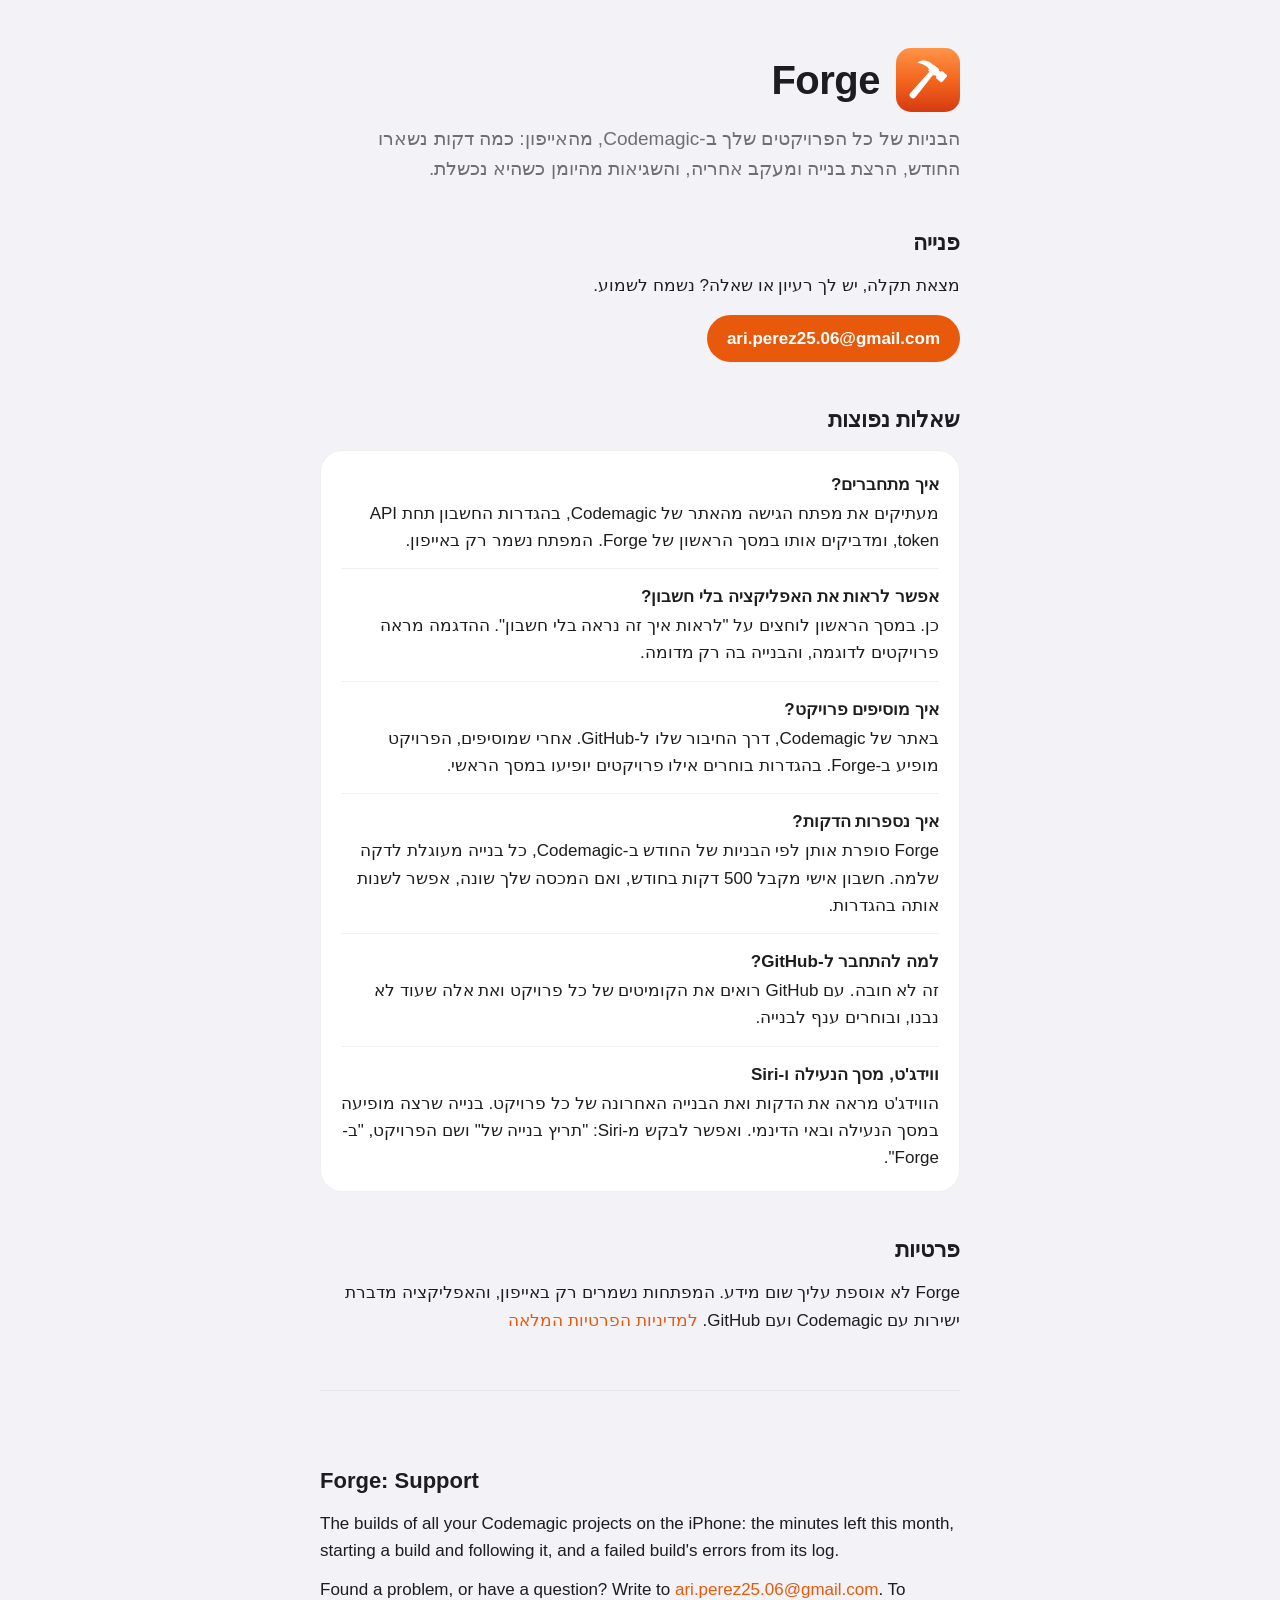
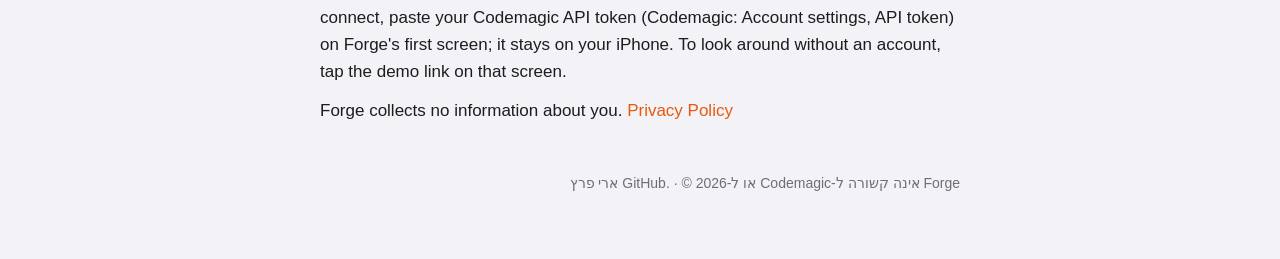
<file: index.html>
<!doctype html>
<html lang="he" dir="rtl">
<head>
  <meta charset="utf-8">
  <meta name="viewport" content="width=device-width, initial-scale=1">
  <title>Forge · תמיכה</title>
  <meta name="description" content="Forge: הבניות של כל הפרויקטים שלך ב-Codemagic, מהאייפון. תמיכה ושאלות נפוצות.">
  <link rel="icon" href="icon.png">
  <link rel="stylesheet" href="style.css">
</head>
<body>
<main>
  <div class="brand"><img src="icon.png" alt=""><h1>Forge</h1></div>
  <p class="lead">הבניות של כל הפרויקטים שלך ב-Codemagic, מהאייפון: כמה דקות נשארו החודש, הרצת בנייה ומעקב אחריה, והשגיאות מהיומן כשהיא נכשלת.</p>

  <h2>פנייה</h2>
  <p>מצאת תקלה, יש לך רעיון או שאלה? נשמח לשמוע.</p>
  <p><a class="mail" href="mailto:ari.perez25.06@gmail.com">ari.perez25.06@gmail.com</a></p>

  <h2>שאלות נפוצות</h2>
  <div class="card">
    <div><strong>איך מתחברים?</strong>מעתיקים את מפתח הגישה מהאתר של Codemagic, בהגדרות החשבון תחת API token, ומדביקים אותו במסך הראשון של Forge. המפתח נשמר רק באייפון.</div>
    <div><strong>אפשר לראות את האפליקציה בלי חשבון?</strong>כן. במסך הראשון לוחצים על "לראות איך זה נראה בלי חשבון". ההדגמה מראה פרויקטים לדוגמה, והבנייה בה רק מדומה.</div>
    <div><strong>איך מוסיפים פרויקט?</strong>באתר של Codemagic, דרך החיבור שלו ל-GitHub. אחרי שמוסיפים, הפרויקט מופיע ב-Forge. בהגדרות בוחרים אילו פרויקטים יופיעו במסך הראשי.</div>
    <div><strong>איך נספרות הדקות?</strong>Forge סופרת אותן לפי הבניות של החודש ב-Codemagic, כל בנייה מעוגלת לדקה שלמה. חשבון אישי מקבל 500 דקות בחודש, ואם המכסה שלך שונה, אפשר לשנות אותה בהגדרות.</div>
    <div><strong>למה להתחבר ל-GitHub?</strong>זה לא חובה. עם GitHub רואים את הקומיטים של כל פרויקט ואת אלה שעוד לא נבנו, ובוחרים ענף לבנייה.</div>
    <div><strong>ווידג'ט, מסך הנעילה ו-Siri</strong>הווידג'ט מראה את הדקות ואת הבנייה האחרונה של כל פרויקט. בנייה שרצה מופיעה במסך הנעילה ובאי הדינמי. ואפשר לבקש מ-Siri: "תריץ בנייה של" ושם הפרויקט, "ב-Forge".</div>
  </div>

  <h2>פרטיות</h2>
  <p>Forge לא אוספת עליך שום מידע. המפתחות נשמרים רק באייפון, והאפליקציה מדברת ישירות עם Codemagic ועם GitHub. <a href="privacy.html">למדיניות הפרטיות המלאה</a></p>

  <section class="english" dir="ltr" lang="en">
    <h2>Forge: Support</h2>
    <p>The builds of all your Codemagic projects on the iPhone: the minutes left this month, starting a build and following it, and a failed build's errors from its log.</p>
    <p>Found a problem, or have a question? Write to <a href="mailto:ari.perez25.06@gmail.com">ari.perez25.06@gmail.com</a>. To connect, paste your Codemagic API token (Codemagic: Account settings, API token) on Forge's first screen; it stays on your iPhone. To look around without an account, tap the demo link on that screen.</p>
    <p>Forge collects no information about you. <a href="privacy.html">Privacy Policy</a></p>
  </section>

  <footer>Forge אינה קשורה ל-Codemagic או ל-GitHub. · © 2026 ארי פרץ</footer>
</main>
</body>
</html>
</file>
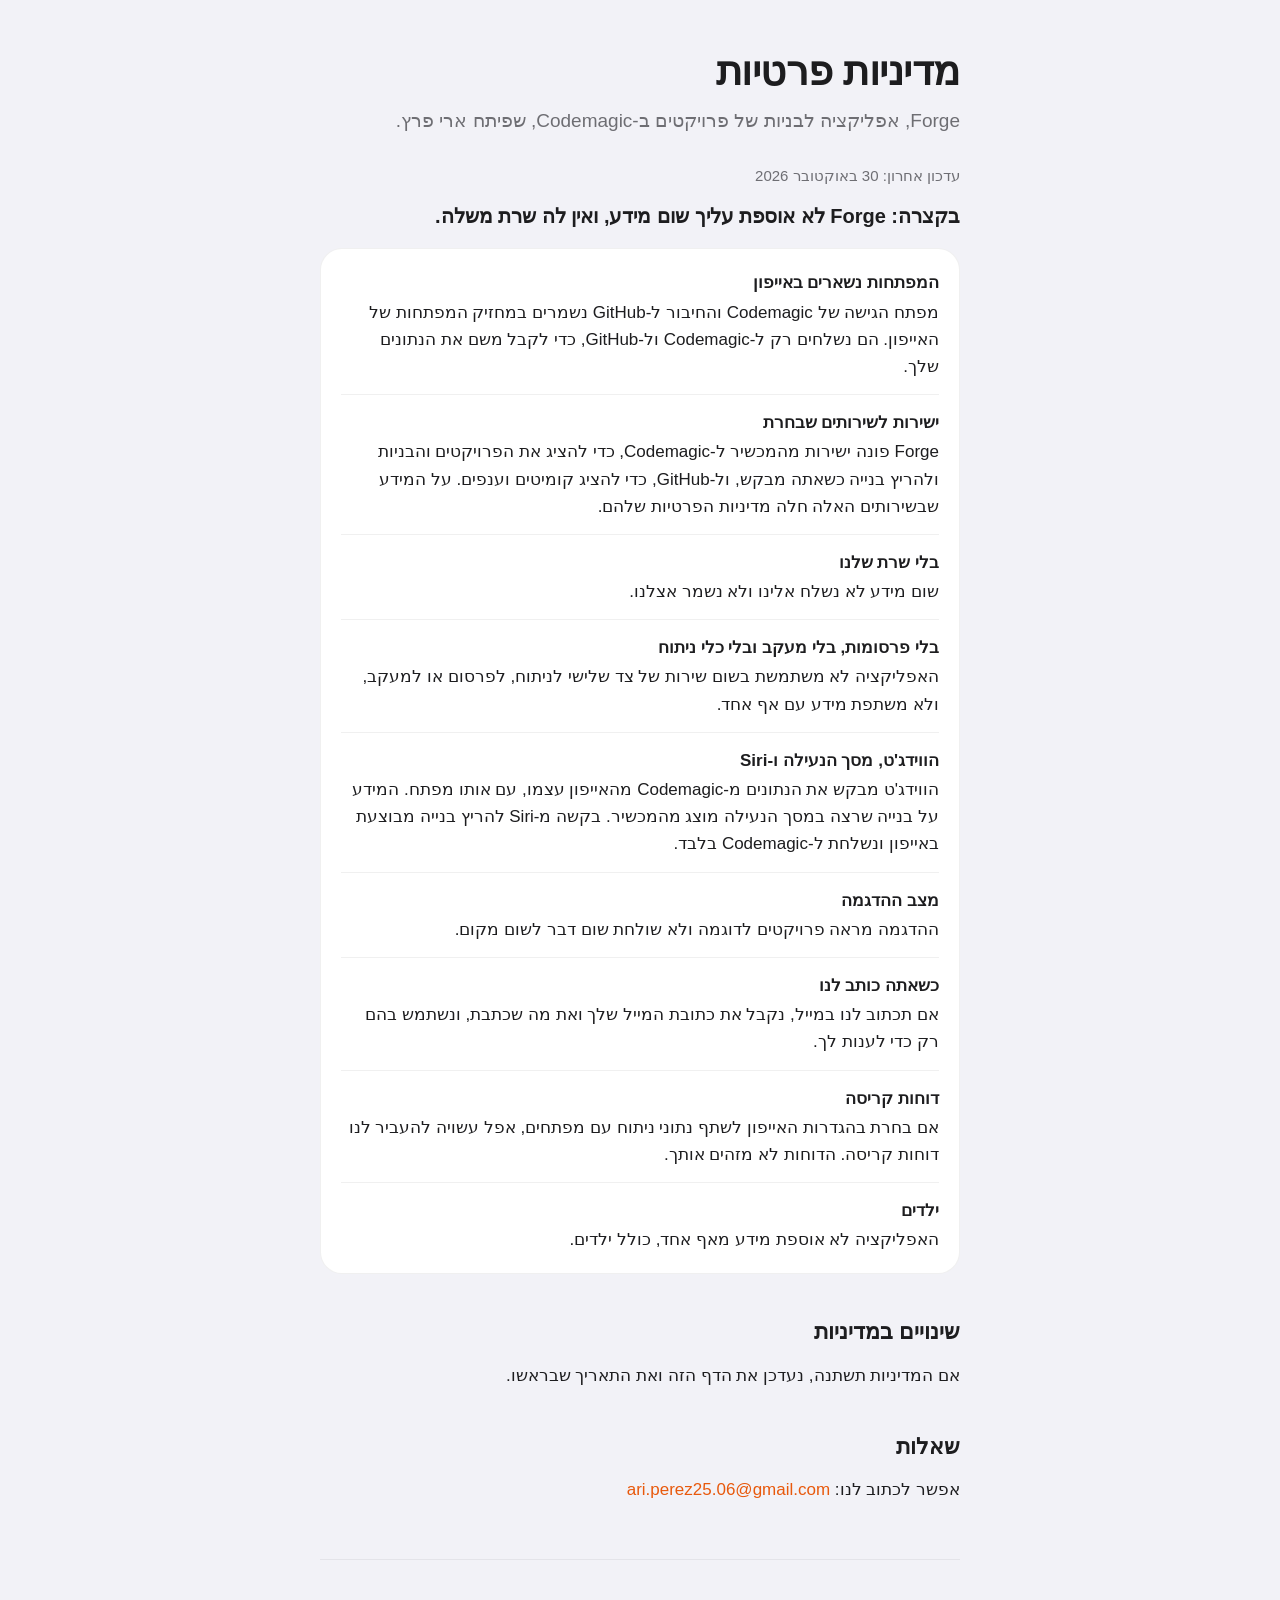
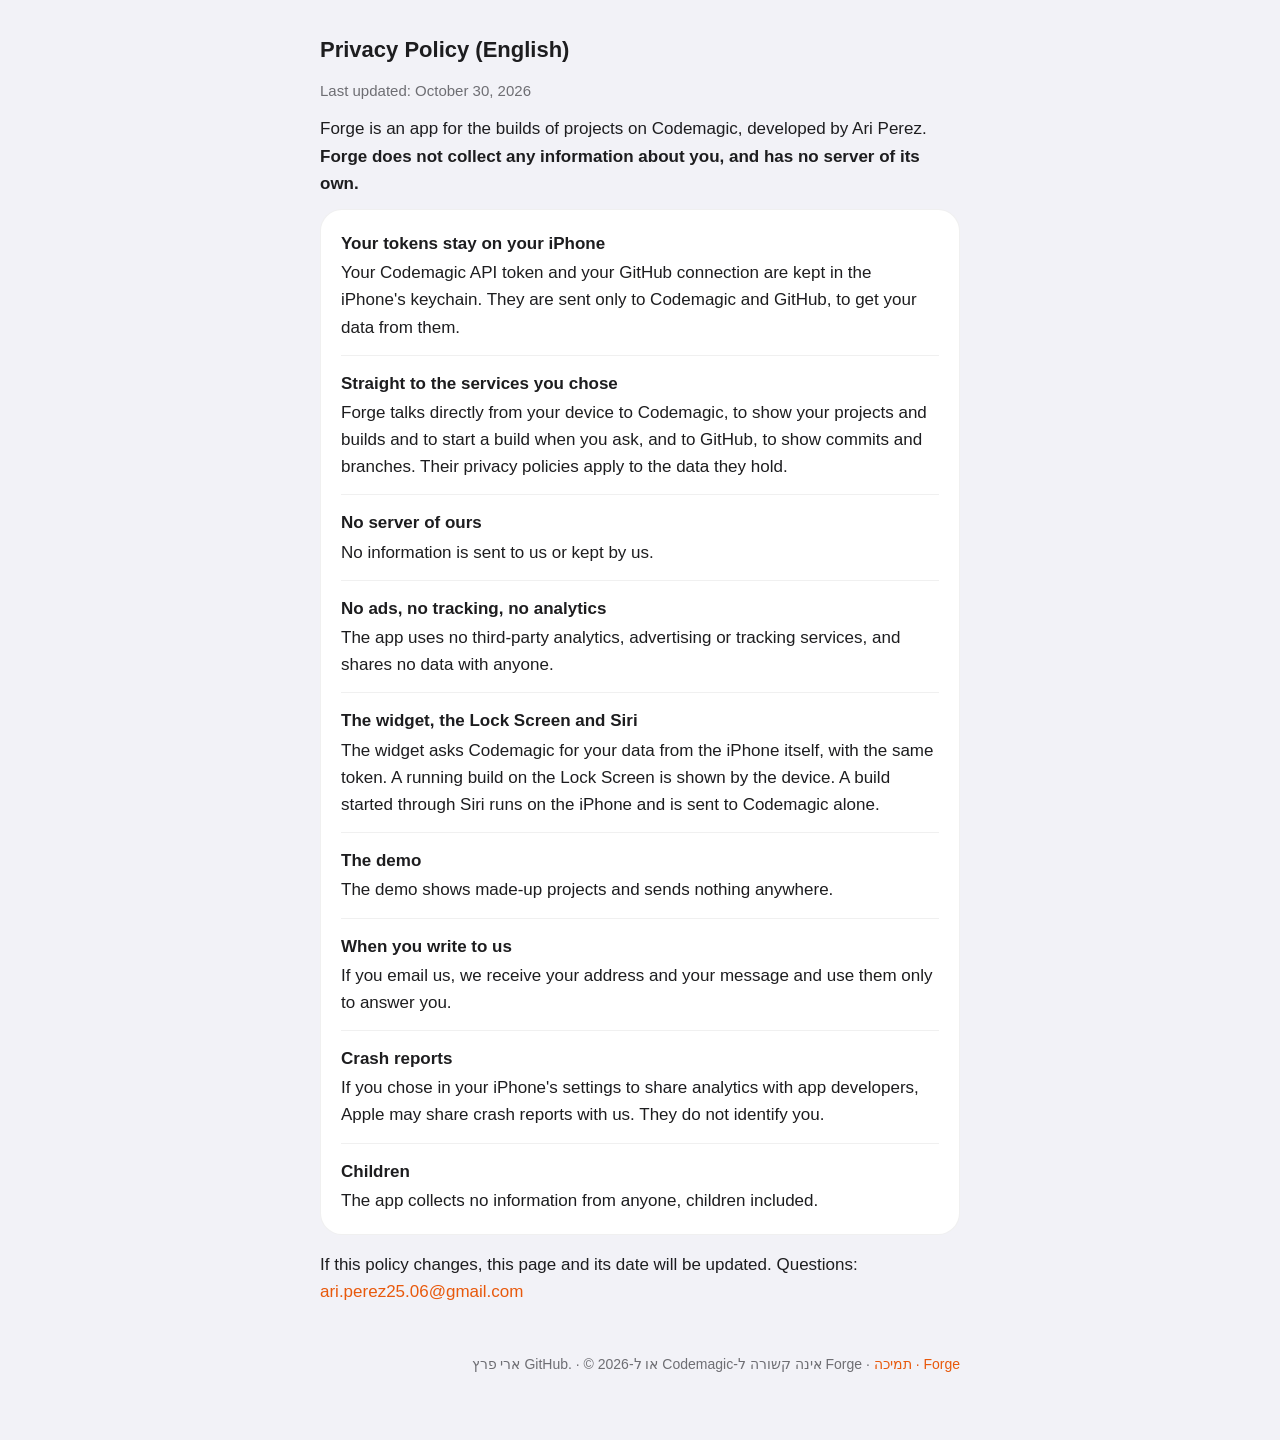
<file: privacy.html>
<!doctype html>
<html lang="he" dir="rtl">
<head>
  <meta charset="utf-8">
  <meta name="viewport" content="width=device-width, initial-scale=1">
  <title>Forge · מדיניות פרטיות</title>
  <meta name="description" content="מדיניות הפרטיות של Forge: האפליקציה לא אוספת שום מידע אישי.">
  <link rel="icon" href="icon.png">
  <link rel="stylesheet" href="style.css">
</head>
<body>
<main>
  <h1>מדיניות פרטיות</h1>
  <p class="lead">Forge, אפליקציה לבניות של פרויקטים ב-Codemagic, שפיתח ארי פרץ.</p>
  <p class="updated">עדכון אחרון: 30 באוקטובר 2026</p>

  <p class="short">בקצרה: Forge לא אוספת עליך שום מידע, ואין לה שרת משלה.</p>

  <div class="card">
    <div><strong>המפתחות נשארים באייפון</strong>מפתח הגישה של Codemagic והחיבור ל-GitHub נשמרים במחזיק המפתחות של האייפון. הם נשלחים רק ל-Codemagic ול-GitHub, כדי לקבל משם את הנתונים שלך.</div>
    <div><strong>ישירות לשירותים שבחרת</strong>Forge פונה ישירות מהמכשיר ל-Codemagic, כדי להציג את הפרויקטים והבניות ולהריץ בנייה כשאתה מבקש, ול-GitHub, כדי להציג קומיטים וענפים. על המידע שבשירותים האלה חלה מדיניות הפרטיות שלהם.</div>
    <div><strong>בלי שרת שלנו</strong>שום מידע לא נשלח אלינו ולא נשמר אצלנו.</div>
    <div><strong>בלי פרסומות, בלי מעקב ובלי כלי ניתוח</strong>האפליקציה לא משתמשת בשום שירות של צד שלישי לניתוח, לפרסום או למעקב, ולא משתפת מידע עם אף אחד.</div>
    <div><strong>הווידג'ט, מסך הנעילה ו-Siri</strong>הווידג'ט מבקש את הנתונים מ-Codemagic מהאייפון עצמו, עם אותו מפתח. המידע על בנייה שרצה במסך הנעילה מוצג מהמכשיר. בקשה מ-Siri להריץ בנייה מבוצעת באייפון ונשלחת ל-Codemagic בלבד.</div>
    <div><strong>מצב ההדגמה</strong>ההדגמה מראה פרויקטים לדוגמה ולא שולחת שום דבר לשום מקום.</div>
    <div><strong>כשאתה כותב לנו</strong>אם תכתוב לנו במייל, נקבל את כתובת המייל שלך ואת מה שכתבת, ונשתמש בהם רק כדי לענות לך.</div>
    <div><strong>דוחות קריסה</strong>אם בחרת בהגדרות האייפון לשתף נתוני ניתוח עם מפתחים, אפל עשויה להעביר לנו דוחות קריסה. הדוחות לא מזהים אותך.</div>
    <div><strong>ילדים</strong>האפליקציה לא אוספת מידע מאף אחד, כולל ילדים.</div>
  </div>

  <h2>שינויים במדיניות</h2>
  <p>אם המדיניות תשתנה, נעדכן את הדף הזה ואת התאריך שבראשו.</p>

  <h2>שאלות</h2>
  <p>אפשר לכתוב לנו: <a href="mailto:ari.perez25.06@gmail.com">ari.perez25.06@gmail.com</a></p>

  <section class="english" dir="ltr" lang="en">
    <h2>Privacy Policy (English)</h2>
    <p class="updated">Last updated: October 30, 2026</p>
    <p>Forge is an app for the builds of projects on Codemagic, developed by Ari Perez. <strong>Forge does not collect any information about you, and has no server of its own.</strong></p>
    <div class="card">
      <div><strong>Your tokens stay on your iPhone</strong>Your Codemagic API token and your GitHub connection are kept in the iPhone's keychain. They are sent only to Codemagic and GitHub, to get your data from them.</div>
      <div><strong>Straight to the services you chose</strong>Forge talks directly from your device to Codemagic, to show your projects and builds and to start a build when you ask, and to GitHub, to show commits and branches. Their privacy policies apply to the data they hold.</div>
      <div><strong>No server of ours</strong>No information is sent to us or kept by us.</div>
      <div><strong>No ads, no tracking, no analytics</strong>The app uses no third-party analytics, advertising or tracking services, and shares no data with anyone.</div>
      <div><strong>The widget, the Lock Screen and Siri</strong>The widget asks Codemagic for your data from the iPhone itself, with the same token. A running build on the Lock Screen is shown by the device. A build started through Siri runs on the iPhone and is sent to Codemagic alone.</div>
      <div><strong>The demo</strong>The demo shows made-up projects and sends nothing anywhere.</div>
      <div><strong>When you write to us</strong>If you email us, we receive your address and your message and use them only to answer you.</div>
      <div><strong>Crash reports</strong>If you chose in your iPhone's settings to share analytics with app developers, Apple may share crash reports with us. They do not identify you.</div>
      <div><strong>Children</strong>The app collects no information from anyone, children included.</div>
    </div>
    <p style="margin-top: 16px">If this policy changes, this page and its date will be updated. Questions: <a href="mailto:ari.perez25.06@gmail.com">ari.perez25.06@gmail.com</a></p>
  </section>

  <footer><a href="./">Forge · תמיכה</a> · Forge אינה קשורה ל-Codemagic או ל-GitHub. · © 2026 ארי פרץ</footer>
</main>
</body>
</html>
</file>
<file: style.css>
/* The pages of Forge: the iPhone's grouped background and cards, and the forge's ember. */
:root {
  --paper: #f2f2f7;
  --ink: #1d1d1f;
  --soft: #6e6e73;
  --accent: #e8590c;
  --card: #ffffff;
  --edge: rgba(0, 0, 0, 0.06);
  color-scheme: light dark;
}
@media (prefers-color-scheme: dark) {
  :root {
    --paper: #000000;
    --ink: #f5f5f7;
    --soft: #a1a1aa;
    --accent: #ff6a1f;
    --card: #1c1c1e;
    --edge: rgba(255, 255, 255, 0.1);
  }
}
* { box-sizing: border-box; }
body {
  margin: 0;
  background: var(--paper);
  color: var(--ink);
  font: 17px/1.6 -apple-system, BlinkMacSystemFont, "Segoe UI", "Arial Hebrew", Arial, sans-serif;
  -webkit-font-smoothing: antialiased;
}
main { max-width: 680px; margin: 0 auto; padding: 48px 20px 64px; }
.brand { display: flex; align-items: center; gap: 16px; margin-bottom: 8px; }
.brand img { width: 64px; height: 64px; border-radius: 15px; }
h1 { font-size: 40px; line-height: 1.15; margin: 0; letter-spacing: -0.5px; }
h2 { font-size: 22px; margin: 40px 0 12px; }
p { margin: 0 0 12px; }
.lead { color: var(--soft); font-size: 19px; margin: 12px 0 28px; }
.updated { color: var(--soft); font-size: 15px; }
a { color: var(--accent); text-decoration: none; }
a:hover { text-decoration: underline; }
.card {
  background: var(--card);
  border: 1px solid var(--edge);
  border-radius: 22px;
  padding: 6px 20px;
}
.card > div { padding: 14px 0; border-top: 1px solid var(--edge); }
.card > div:first-child { border-top: 0; }
.card strong { display: block; margin-bottom: 2px; }
.short { font-size: 20px; font-weight: 600; margin: 0 0 16px; }
.mail { display: inline-block; margin-top: 4px; padding: 10px 20px; border-radius: 999px; background: var(--accent); color: #fff; font-weight: 600; }
.mail:hover { text-decoration: none; opacity: 0.92; }
.english { margin-top: 56px; padding-top: 32px; border-top: 1px solid var(--edge); }
footer { margin-top: 48px; color: var(--soft); font-size: 14px; }
</file>
